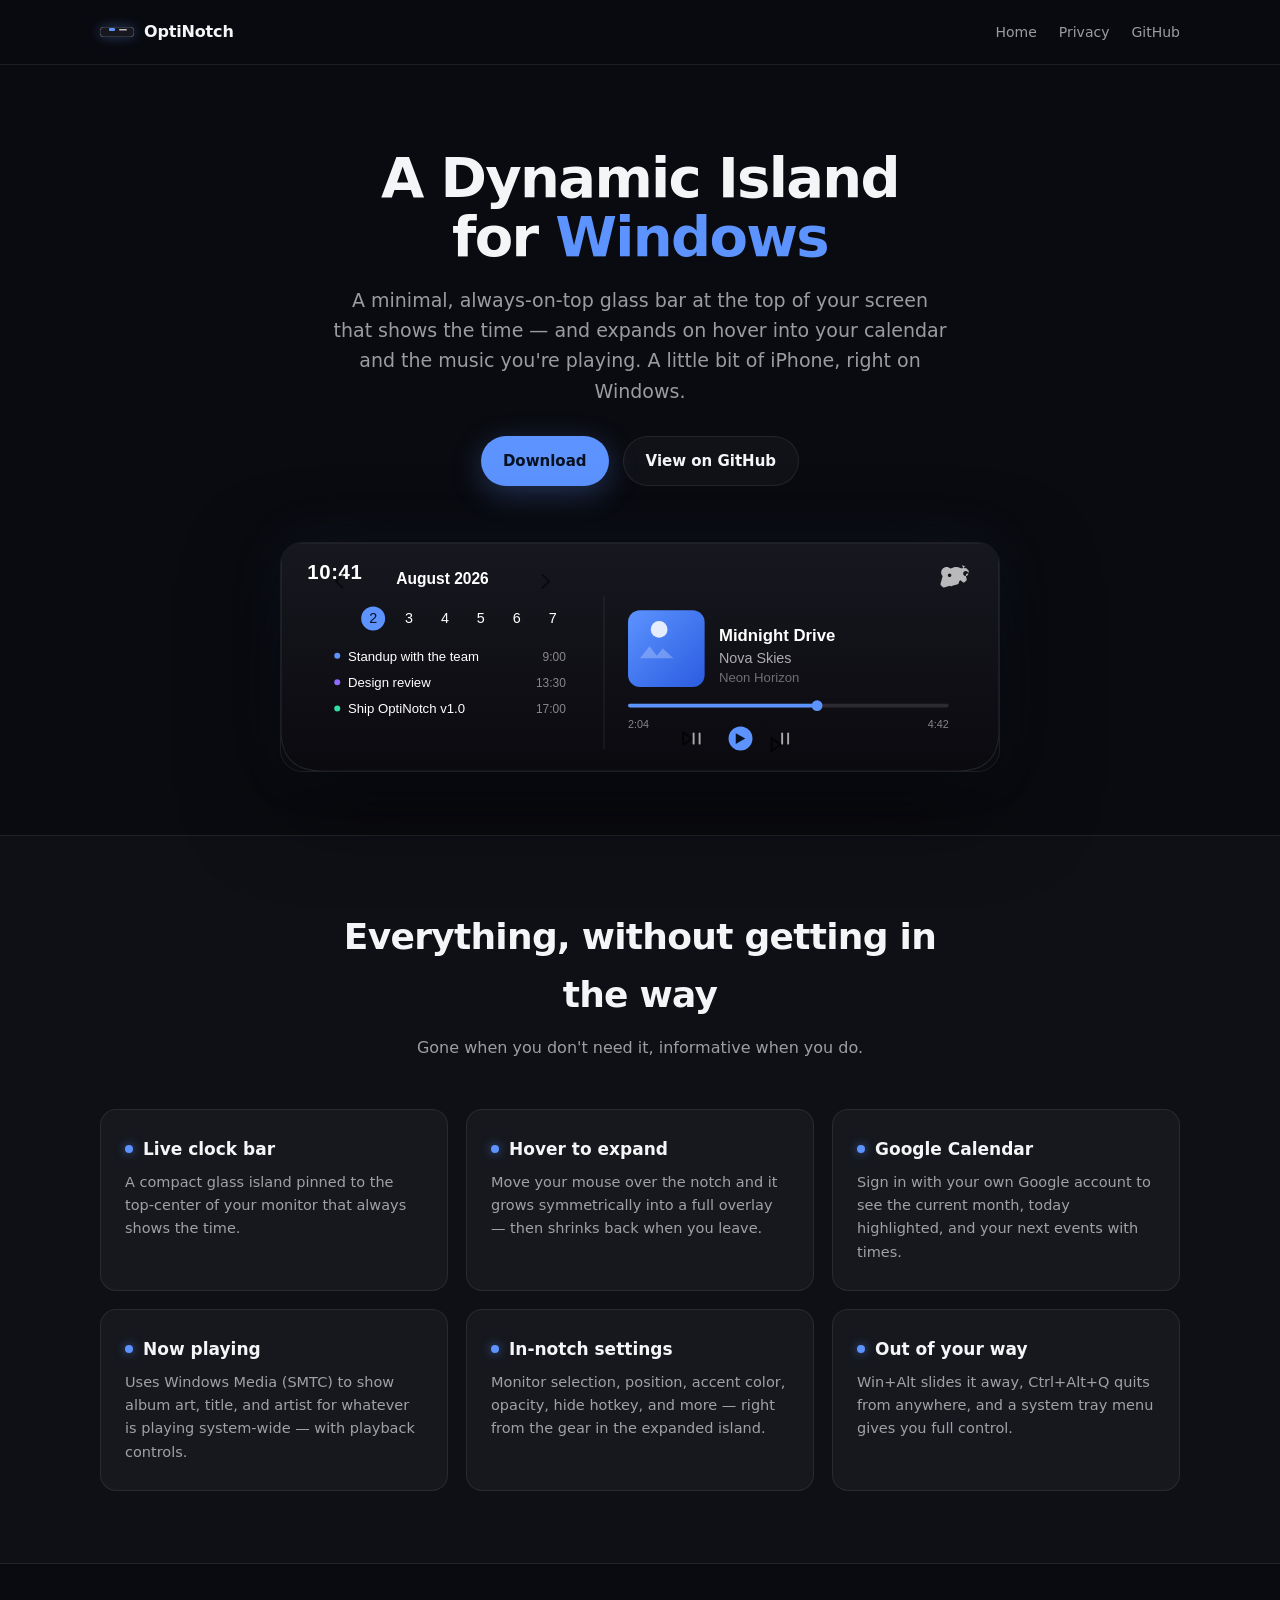
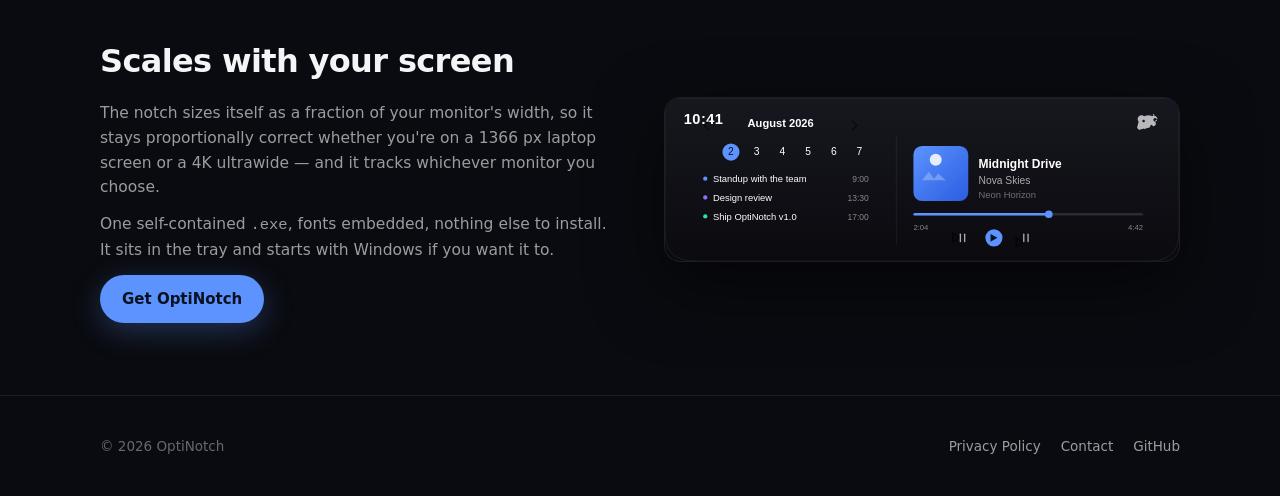
<file: docs/index.html>
<!doctype html>
<html lang="en">
<head>
  <meta charset="utf-8">
  <meta name="viewport" content="width=device-width, initial-scale=1">
  <title>OptiNotch — A Dynamic Island for Windows</title>
  <meta name="description" content="OptiNotch is a Dynamic Island-style overlay for Windows: a minimal always-on-top clock bar that expands on hover into your Google Calendar and now-playing media.">
  <link rel="icon" type="image/svg+xml" href="img/notch.svg">
  <link rel="stylesheet" href="css/style.css">
</head>
<body>

  <header class="nav">
    <div class="container nav-inner">
      <a class="brand" href="index.html">
        <svg class="brand-mark" viewBox="0 0 34 10" aria-hidden="true">
          <rect x="0" y="0" width="34" height="10" rx="4" fill="#17171f" stroke="rgba(255,255,255,0.25)"/>
          <rect x="9" y="1" width="6" height="3" rx="1" fill="#5C93FF"/>
          <rect x="19" y="2" width="8" height="1.4" rx="0.7" fill="rgba(255,255,255,0.7)"/>
        </svg>
        OptiNotch
      </a>
      <nav class="nav-links">
        <a href="index.html">Home</a>
        <a href="privacy-policy.html">Privacy</a>
        <a href="https://github.com/aymanbdo2023-cloud/OptiNotch" target="_blank" rel="noopener">GitHub</a>
      </nav>
    </div>
  </header>

  <main>
    <section class="hero">
      <div class="container">
        <h1>A Dynamic Island <br>for <span class="accent">Windows</span></h1>
        <p class="tagline">
          A minimal, always-on-top glass bar at the top of your screen that shows
          the time — and expands on hover into your calendar and the music you're
          playing. A little bit of iPhone, right on Windows.
        </p>
        <div class="hero-actions">
          <a class="btn btn-primary" href="https://github.com/aymanbdo2023-cloud/OptiNotch/releases" target="_blank" rel="noopener">Download</a>
          <a class="btn btn-ghost" href="https://github.com/aymanbdo2023-cloud/OptiNotch" target="_blank" rel="noopener">View on GitHub</a>
        </div>
        <div class="hero-mock">
          <img src="img/notch.svg" alt="OptiNotch expanded overlay showing a clock, the current month calendar and now-playing media">
        </div>
      </div>
    </section>

    <section class="section section-alt">
      <div class="container">
        <div class="section-head">
          <h2>Everything, without getting in the way</h2>
          <p>Gone when you don't need it, informative when you do.</p>
        </div>
        <div class="grid">
          <div class="card">
            <h3><span class="dot"></span>Live clock bar</h3>
            <p>A compact glass island pinned to the top-center of your monitor that always shows the time.</p>
          </div>
          <div class="card">
            <h3><span class="dot"></span>Hover to expand</h3>
            <p>Move your mouse over the notch and it grows symmetrically into a full overlay — then shrinks back when you leave.</p>
          </div>
          <div class="card">
            <h3><span class="dot"></span>Google Calendar</h3>
            <p>Sign in with your own Google account to see the current month, today highlighted, and your next events with times.</p>
          </div>
          <div class="card">
            <h3><span class="dot"></span>Now playing</h3>
            <p>Uses Windows Media (SMTC) to show album art, title, and artist for whatever is playing system-wide — with playback controls.</p>
          </div>
          <div class="card">
            <h3><span class="dot"></span>In-notch settings</h3>
            <p>Monitor selection, position, accent color, opacity, hide hotkey, and more — right from the gear in the expanded island.</p>
          </div>
          <div class="card">
            <h3><span class="dot"></span>Out of your way</h3>
            <p>Win+Alt slides it away, Ctrl+Alt+Q quits from anywhere, and a system tray menu gives you full control.</p>
          </div>
        </div>
      </div>
    </section>

    <section class="section">
      <div class="container split">
        <div>
          <h2>Scales with your screen</h2>
          <p>
            The notch sizes itself as a fraction of your monitor's width, so it stays
            proportionally correct whether you're on a 1366&nbsp;px laptop screen or a
            4K ultrawide — and it tracks whichever monitor you choose.
          </p>
          <p>
            One self-contained <code>.exe</code>, fonts embedded, nothing else to
            install. It sits in the tray and starts with Windows if you want it to.
          </p>
          <a class="btn btn-primary" href="https://github.com/aymanbdo2023-cloud/OptiNotch/releases" target="_blank" rel="noopener">Get OptiNotch</a>
        </div>
        <img src="img/notch.svg" alt="OptiNotch expanded overlay with calendar and media">
      </div>
    </section>
  </main>

  <footer class="footer">
    <div class="container footer-inner">
      <div>© 2026 OptiNotch</div>
      <nav class="footer-links">
        <a href="privacy-policy.html">Privacy Policy</a>
        <a href="mailto:aycas2004@gmail.com">Contact</a>
        <a href="https://github.com/aymanbdo2023-cloud/OptiNotch" target="_blank" rel="noopener">GitHub</a>
      </nav>
    </div>
  </footer>

</body>
</html>
</file>
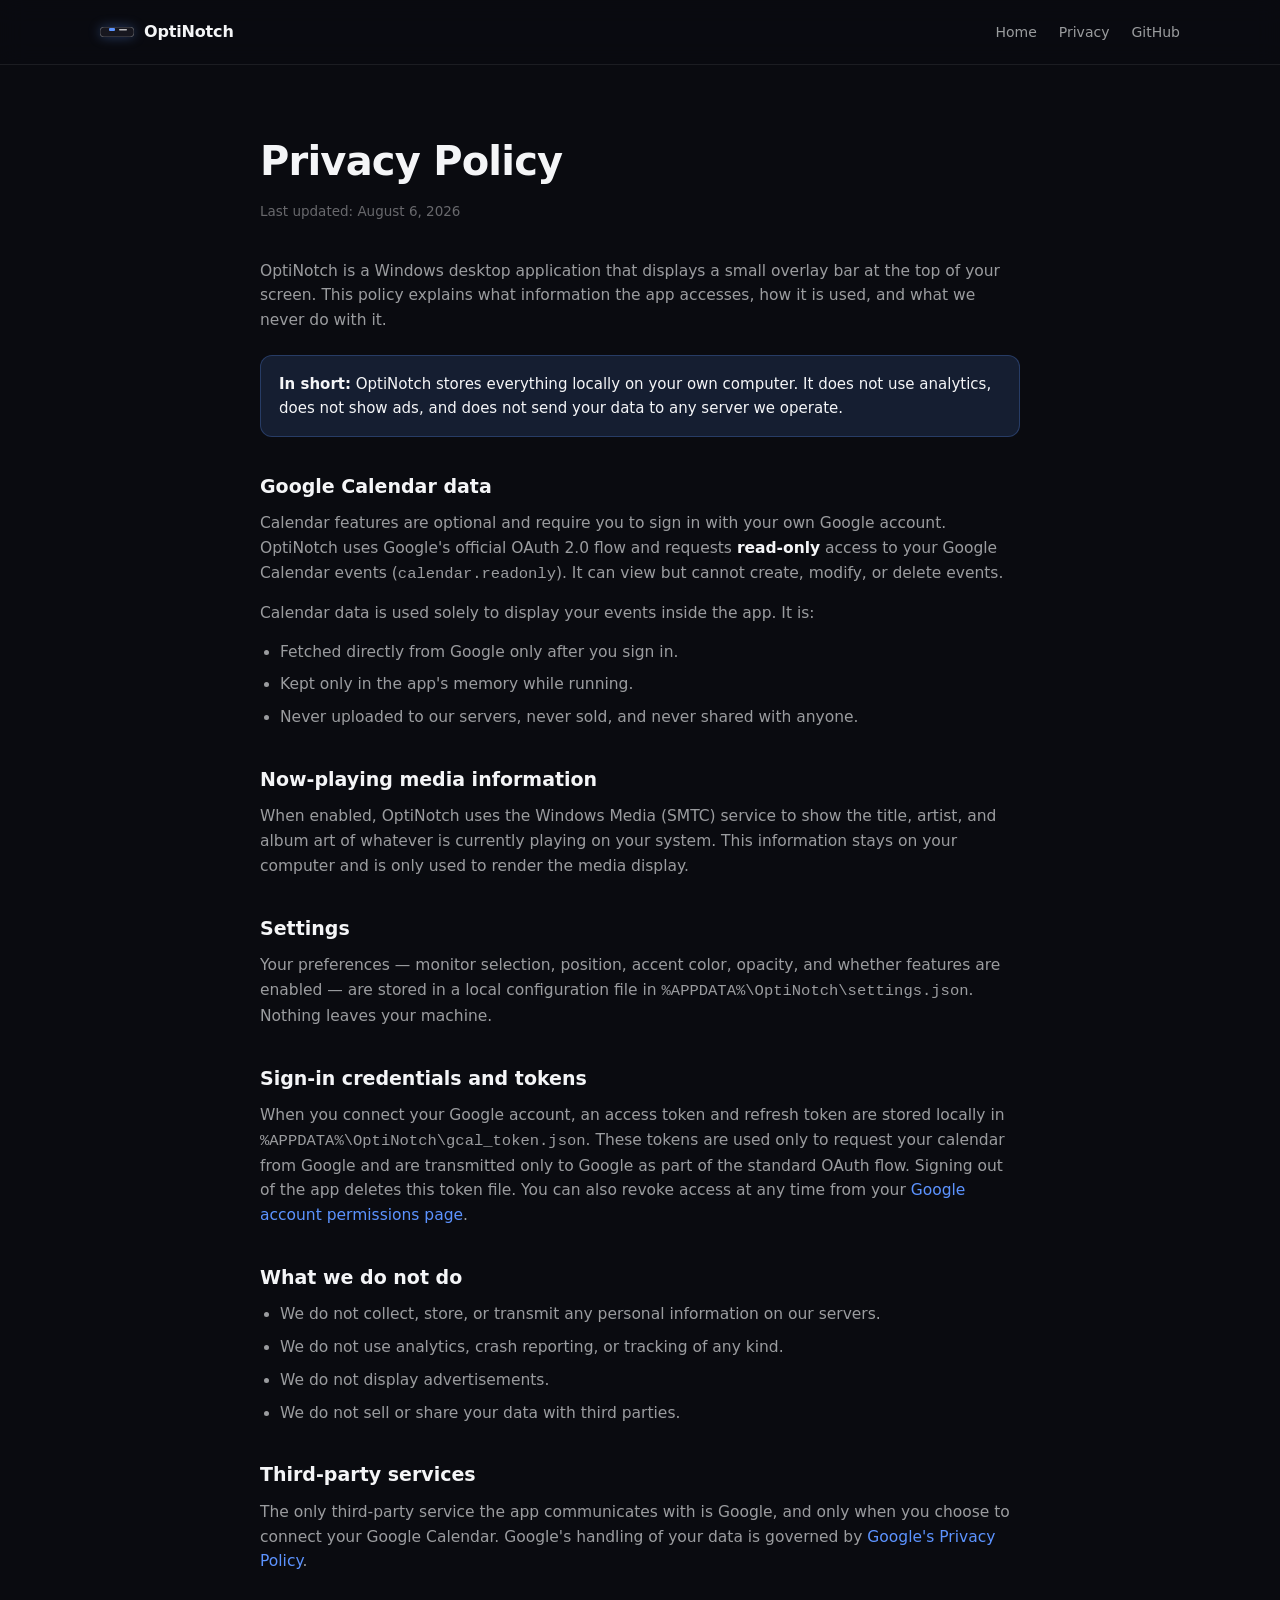
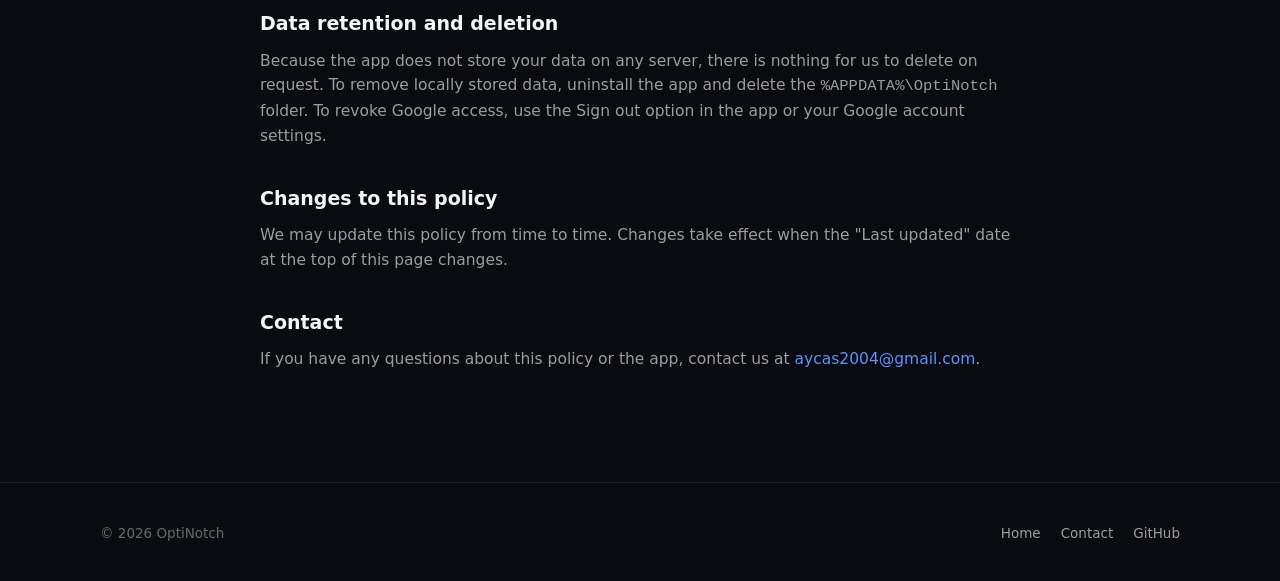
<file: docs/privacy-policy.html>
<!doctype html>
<html lang="en">
<head>
  <meta charset="utf-8">
  <meta name="viewport" content="width=device-width, initial-scale=1">
  <title>Privacy Policy — OptiNotch</title>
  <meta name="description" content="OptiNotch privacy policy: how the app handles Google Calendar data, media info, settings, and OAuth tokens.">
  <link rel="icon" type="image/svg+xml" href="img/notch.svg">
  <link rel="stylesheet" href="css/style.css">
</head>
<body>

  <header class="nav">
    <div class="container nav-inner">
      <a class="brand" href="index.html">
        <svg class="brand-mark" viewBox="0 0 34 10" aria-hidden="true">
          <rect x="0" y="0" width="34" height="10" rx="4" fill="#17171f" stroke="rgba(255,255,255,0.25)"/>
          <rect x="9" y="1" width="6" height="3" rx="1" fill="#5C93FF"/>
          <rect x="19" y="2" width="8" height="1.4" rx="0.7" fill="rgba(255,255,255,0.7)"/>
        </svg>
        OptiNotch
      </a>
      <nav class="nav-links">
        <a href="index.html">Home</a>
        <a href="privacy-policy.html">Privacy</a>
        <a href="https://github.com/aymanbdo2023-cloud/OptiNotch" target="_blank" rel="noopener">GitHub</a>
      </nav>
    </div>
  </header>

  <main class="prose container">
    <h1>Privacy Policy</h1>
    <p class="updated">Last updated: August 6, 2026</p>

    <p>
      OptiNotch is a Windows desktop application that displays a small overlay bar at
      the top of your screen. This policy explains what information the app accesses,
      how it is used, and what we never do with it.
    </p>

    <div class="callout">
      <strong>In short:</strong> OptiNotch stores everything locally on your own
      computer. It does not use analytics, does not show ads, and does not send your
      data to any server we operate.
    </div>

    <h2>Google Calendar data</h2>
    <p>
      Calendar features are optional and require you to sign in with your own Google
      account. OptiNotch uses Google's official OAuth 2.0 flow and requests
      <strong>read-only</strong> access to your Google Calendar events
      (<code>calendar.readonly</code>). It can view but cannot create, modify, or
      delete events.
    </p>
    <p>Calendar data is used solely to display your events inside the app. It is:</p>
    <ul>
      <li>Fetched directly from Google only after you sign in.</li>
      <li>Kept only in the app's memory while running.</li>
      <li>Never uploaded to our servers, never sold, and never shared with anyone.</li>
    </ul>

    <h2>Now-playing media information</h2>
    <p>
      When enabled, OptiNotch uses the Windows Media (SMTC) service to show the title,
      artist, and album art of whatever is currently playing on your system. This
      information stays on your computer and is only used to render the media display.
    </p>

    <h2>Settings</h2>
    <p>
      Your preferences — monitor selection, position, accent color, opacity, and
      whether features are enabled — are stored in a local configuration file in
      <code>%APPDATA%\OptiNotch\settings.json</code>. Nothing leaves your machine.
    </p>

    <h2>Sign-in credentials and tokens</h2>
    <p>
      When you connect your Google account, an access token and refresh token are
      stored locally in <code>%APPDATA%\OptiNotch\gcal_token.json</code>. These tokens
      are used only to request your calendar from Google and are transmitted only to
      Google as part of the standard OAuth flow. Signing out of the app deletes this
      token file. You can also revoke access at any time from your
      <a href="https://myaccount.google.com/permissions" target="_blank" rel="noopener">Google account permissions page</a>.
    </p>

    <h2>What we do not do</h2>
    <ul>
      <li>We do not collect, store, or transmit any personal information on our servers.</li>
      <li>We do not use analytics, crash reporting, or tracking of any kind.</li>
      <li>We do not display advertisements.</li>
      <li>We do not sell or share your data with third parties.</li>
    </ul>

    <h2>Third-party services</h2>
    <p>
      The only third-party service the app communicates with is Google, and only when
      you choose to connect your Google Calendar. Google's handling of your data is
      governed by
      <a href="https://policies.google.com/privacy" target="_blank" rel="noopener">Google's Privacy Policy</a>.
    </p>

    <h2>Data retention and deletion</h2>
    <p>
      Because the app does not store your data on any server, there is nothing for us
      to delete on request. To remove locally stored data, uninstall the app and
      delete the <code>%APPDATA%\OptiNotch</code> folder. To revoke Google access,
      use the Sign out option in the app or your Google account settings.
    </p>

    <h2>Changes to this policy</h2>
    <p>
      We may update this policy from time to time. Changes take effect when the
      "Last updated" date at the top of this page changes.
    </p>

    <h2>Contact</h2>
    <p>
      If you have any questions about this policy or the app, contact us at
      <a href="mailto:aycas2004@gmail.com">aycas2004@gmail.com</a>.
    </p>
  </main>

  <footer class="footer">
    <div class="container footer-inner">
      <div>© 2026 OptiNotch</div>
      <nav class="footer-links">
        <a href="index.html">Home</a>
        <a href="mailto:aycas2004@gmail.com">Contact</a>
        <a href="https://github.com/aymanbdo2023-cloud/OptiNotch" target="_blank" rel="noopener">GitHub</a>
      </nav>
    </div>
  </footer>

</body>
</html>
</file>
<file: docs/css/style.css>
:root {
  --bg: #0a0b10;
  --bg-soft: #0e1016;
  --card: rgba(255, 255, 255, 0.035);
  --card-border: rgba(255, 255, 255, 0.08);
  --text: #f4f5f7;
  --text-dim: rgba(244, 245, 247, 0.62);
  --text-faint: rgba(244, 245, 247, 0.4);
  --accent: #5c93ff;
  --accent-soft: rgba(92, 147, 255, 0.14);
  --radius: 16px;
}

* {
  margin: 0;
  padding: 0;
  box-sizing: border-box;
}

html {
  -webkit-text-size-adjust: 100%;
}

body {
  font-family: "Inter", "Segoe UI", system-ui, -apple-system, sans-serif;
  background: var(--bg);
  color: var(--text);
  line-height: 1.6;
  -webkit-font-smoothing: antialiased;
}

a {
  color: var(--accent);
  text-decoration: none;
}

a:hover {
  text-decoration: underline;
}

.container {
  width: min(1080px, 100% - 2rem);
  margin-inline: auto;
}

/* ---------- Nav ---------- */
.nav {
  position: sticky;
  top: 0;
  z-index: 10;
  background: rgba(10, 11, 16, 0.75);
  backdrop-filter: blur(12px);
  border-bottom: 1px solid var(--card-border);
}

.nav-inner {
  display: flex;
  align-items: center;
  justify-content: space-between;
  height: 64px;
}

.brand {
  display: flex;
  align-items: center;
  gap: 10px;
  color: var(--text);
  font-weight: 600;
  font-size: 16px;
  letter-spacing: -0.01em;
}

.brand:hover {
  text-decoration: none;
}

.brand-mark {
  width: 34px;
  height: 10px;
  filter: drop-shadow(0 0 6px rgba(92, 147, 255, 0.35));
}

.nav-links {
  display: flex;
  align-items: center;
  gap: 22px;
  font-size: 14px;
}

.nav-links a {
  color: var(--text-dim);
}

.nav-links a:hover {
  color: var(--text);
  text-decoration: none;
}

/* ---------- Hero ---------- */
.hero {
  padding: 84px 0 56px;
  text-align: center;
}

.hero h1 {
  font-size: clamp(34px, 6vw, 56px);
  font-weight: 700;
  letter-spacing: -0.03em;
  line-height: 1.05;
}

.hero h1 .accent {
  color: var(--accent);
}

.hero .tagline {
  margin: 18px auto 0;
  max-width: 620px;
  font-size: clamp(16px, 2.4vw, 19px);
  color: var(--text-dim);
}

.hero-actions {
  margin-top: 30px;
  display: flex;
  gap: 14px;
  justify-content: center;
  flex-wrap: wrap;
}

.btn {
  display: inline-flex;
  align-items: center;
  gap: 8px;
  padding: 12px 22px;
  border-radius: 999px;
  font-size: 15px;
  font-weight: 600;
  transition: transform 0.12s ease, box-shadow 0.12s ease, background 0.12s ease;
}

.btn:hover {
  text-decoration: none;
  transform: translateY(-1px);
}

.btn-primary {
  background: var(--accent);
  color: #081120;
  box-shadow: 0 8px 30px rgba(92, 147, 255, 0.28);
}

.btn-primary:hover {
  background: #6fa2ff;
  box-shadow: 0 10px 34px rgba(92, 147, 255, 0.38);
}

.btn-ghost {
  border: 1px solid var(--card-border);
  color: var(--text);
  background: rgba(255, 255, 255, 0.03);
}

.btn-ghost:hover {
  background: rgba(255, 255, 255, 0.06);
}

.hero-mock {
  margin-top: 56px;
}

.hero-mock img {
  width: min(720px, 100%);
  height: auto;
  border-radius: 22px;
  box-shadow: 0 30px 90px rgba(0, 0, 0, 0.6), 0 0 60px rgba(92, 147, 255, 0.08);
  border: 1px solid var(--card-border);
}

/* ---------- Sections ---------- */
.section {
  padding: 72px 0;
}

.section-alt {
  background: var(--bg-soft);
  border-block: 1px solid var(--card-border);
}

.section-head {
  text-align: center;
  max-width: 640px;
  margin: 0 auto 48px;
}

.section-head h2 {
  font-size: clamp(26px, 4vw, 36px);
  letter-spacing: -0.02em;
  font-weight: 700;
}

.section-head p {
  margin-top: 12px;
  color: var(--text-dim);
  font-size: 16px;
}

/* ---------- Feature grid ---------- */
.grid {
  display: grid;
  grid-template-columns: repeat(3, 1fr);
  gap: 18px;
}

.card {
  background: var(--card);
  border: 1px solid var(--card-border);
  border-radius: var(--radius);
  padding: 26px 24px;
}

.card h3 {
  font-size: 17px;
  font-weight: 600;
  margin-bottom: 8px;
  display: flex;
  align-items: center;
  gap: 10px;
}

.card h3 .dot {
  width: 8px;
  height: 8px;
  border-radius: 50%;
  background: var(--accent);
  box-shadow: 0 0 10px rgba(92, 147, 255, 0.6);
  flex-shrink: 0;
}

.card p {
  color: var(--text-dim);
  font-size: 14.5px;
}

/* ---------- Split (how it looks / privacy strip) ---------- */
.split {
  display: grid;
  grid-template-columns: 1fr 1fr;
  gap: 48px;
  align-items: center;
}

.split img {
  width: 100%;
  height: auto;
  border-radius: var(--radius);
  border: 1px solid var(--card-border);
  box-shadow: 0 24px 70px rgba(0, 0, 0, 0.55);
}

.split h2 {
  font-size: clamp(24px, 3.4vw, 32px);
  letter-spacing: -0.02em;
  margin-bottom: 14px;
}

.split p {
  color: var(--text-dim);
  font-size: 15.5px;
  margin-bottom: 12px;
}

/* ---------- Footer ---------- */
.footer {
  border-top: 1px solid var(--card-border);
  padding: 40px 0;
  color: var(--text-faint);
  font-size: 13.5px;
}

.footer-inner {
  display: flex;
  align-items: center;
  justify-content: space-between;
  gap: 16px;
  flex-wrap: wrap;
}

.footer-links {
  display: flex;
  gap: 20px;
}

.footer-links a {
  color: var(--text-dim);
}

.footer-links a:hover {
  color: var(--text);
  text-decoration: none;
}

/* ---------- Privacy page ---------- */
.prose {
  max-width: 760px;
  margin: 0 auto;
  padding: 64px 0 96px;
}

.prose h1 {
  font-size: clamp(28px, 4vw, 40px);
  letter-spacing: -0.02em;
  margin-bottom: 8px;
}

.prose .updated {
  color: var(--text-faint);
  font-size: 13.5px;
  margin-bottom: 36px;
}

.prose h2 {
  font-size: 19px;
  font-weight: 600;
  margin: 34px 0 10px;
}

.prose p {
  color: var(--text-dim);
  margin-bottom: 14px;
  font-size: 15.5px;
}

.prose ul {
  color: var(--text-dim);
  margin: 0 0 14px 20px;
  font-size: 15.5px;
}

.prose li {
  margin-bottom: 8px;
}

.prose strong {
  color: var(--text);
}

.prose .callout {
  background: var(--accent-soft);
  border: 1px solid rgba(92, 147, 255, 0.25);
  border-radius: 12px;
  padding: 16px 18px;
  margin: 22px 0;
  color: var(--text);
  font-size: 15px;
}

/* ---------- Responsive ---------- */
@media (max-width: 860px) {
  .grid {
    grid-template-columns: repeat(2, 1fr);
  }
  .split {
    grid-template-columns: 1fr;
  }
}

@media (max-width: 560px) {
  .grid {
    grid-template-columns: 1fr;
  }
  .hero {
    padding: 56px 0 40px;
  }
  .footer-inner {
    flex-direction: column;
    text-align: center;
  }
}
</file>
